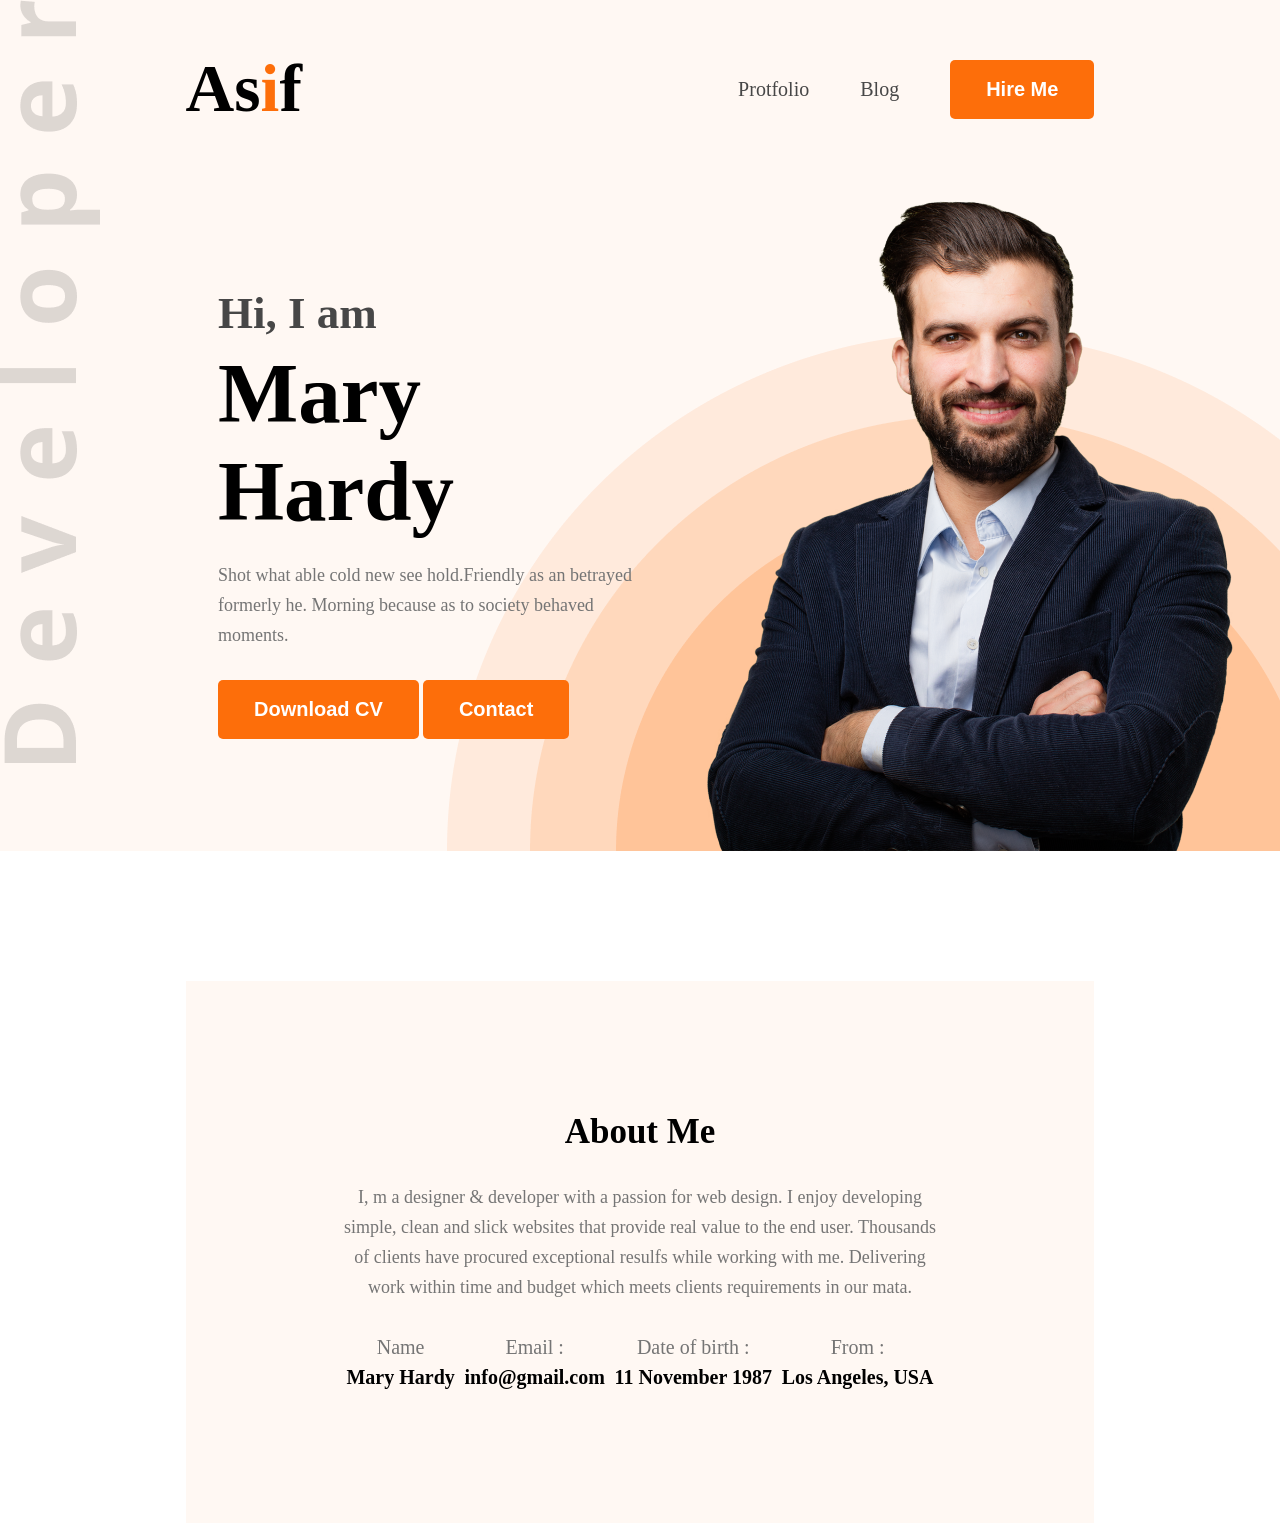
<file: ownhtml.html>
<!DOCTYPE html>
<html lang="en">
<head>
    <meta charset="UTF-8">
    <meta name="viewport" content="width=device-width, initial-scale=1.0">
    <title>Asif kabir's Protfolio</title>

    <link rel="stylesheet" href="styles/owncss.css">

    <link rel="preconnect" href="https://fonts.googleapis.com">
    <link rel="preconnect" href="https://fonts.gstatic.com" crossorigin>
    <link href="https://fonts.googleapis.com/css2?family=Open+Sans:ital,wght@0,300..800;1,300..800&display=swap"
        rel="stylesheet">

        
</head>
<body>
    <header>

        <nav>
            <div class="myname">
                <h2>As<span class="color-orange">i</span>f</h2>
            </div>

            <ul class="menu">
                <li><a href="">Protfolio</a></li>
                <li><a href="">Blog</a></li>
                <button class="btn">Hire Me</button>
            </ul>
        </nav>

        <div id="banner">
            <div class="banner-content">
                <h2>Hi, I am</h2>
                <h1>Mary Hardy</h1>
                <p>Shot what able cold new see hold.Friendly as an betrayed formerly he. Morning because as to society behaved moments.</p>
                <div class="button">
                    <button class="btn">Download CV</button>
                    <button class="btn">Contact</button>
                </div>
            </div>

            <div class="banner-image">
                <img src="images/hardy.png" alt="">
            </div>
        </div>

    </header>

    <section id="about">
        <div class="about-container">
            <div class="section-heading">
                <h2>About Me</h2>
                <p>I, m a designer & developer with a passion for web design. I enjoy developing simple, clean and slick websites that provide real value to the end user. Thousands of clients have procured exceptional resulfs while working with me. Delivering work within time and budget which meets clients requirements in our mata.</p>
            </div>

           <div class="about-info">
                <div class="info-card">
                    <p>Name</p>
                    <h4>Mary Hardy</h4>
                </div>
                <div class="info-card">
                    <p>Email :</p>
                    <h4>info@gmail.com</h4>
                </div>
                <div class="info-card">
                    <p>Date of birth :</p>
                    <h4>11 November 1987</h4>
                </div>
                <div class="info-card">
                    <p>From :</p>
                    <h4>Los Angeles, USA</h4>
                </div>
            </div>
        </div>
    </section>
</body>
</html>
</file>
<file: styles/owncss.css>
*{
    margin: 0px;
    padding: 0px;
    box-sizing: border-box;
}

/* Shared style */
.font-open-sans{
  font-family: "Open Sans", sans-serif;
  font-optical-sizing: auto;
}

.myname{
    font-size: 45px;
    font-weight: 900px;
}

.color-orange{
    color: #FD6E0A;
}

.btn{
    color: white;
    background-color: #FD6E0A;
    font-size: 20px;
    font-weight: bold;
    padding: 18px 36px;
    border-radius: 5px;
    border: none;
}

.section-heading{
    max-width: 827px;
    text-align: center;
}

.section-heading h2{
    font-size: 35px;
    font-weight: bold;
    margin-bottom: 30px;
}

.section-heading p{
    font-size: 18px;
    line-height: 30px;
    color: #757575;
    margin-bottom: 30px;
}









header{
    padding-top: 50px;
    background-color: #FFF8F3;
    background: url(../images/developer.png), url(../images/header_bg.png), #FFF8F3;
    background-repeat: no-repeat;
    background-position: top left, bottom right;
}

nav{
    width: 71%;
    max-width: 1140px;
    margin: 0px auto;
    display: flex;
    justify-content: space-between;
    align-items: center;
}

nav .menu{
    display: flex;
    align-items: center;
    gap: 51px;
    list-style: none;
}

nav .menu a{
    font-size: 20px; 
    color: #474747;
    text-decoration: none;
}

#banner{
    /* border: 1px solid red; */
    margin: 47px 38px 0px 218px;
    display: flex;
    justify-content: space-between;
    align-items: center;
}

#banner .banner-content{
    max-width: 585px;
}

#banner .banner-content h2{
    font-size: 45px;
    font-weight: 600;
    color: #474747;
    margin-bottom: 5px;
}

#banner .banner-content h1{
    font-size: 85px;
    font-weight: bold;
    margin-bottom: 20px;
}

#banner .banner-content p{
    font-size: 18px;
    line-height: 30px;
    color: #757575;
    margin-bottom: 30px;
}

#banner .banner-image img{
    max-width: 584px;
    vertical-align: middle;
}

#about{
    padding-top: 130px;
}

#about .about-container{
    width: 71%;
    max-width: 1140px;
    margin: auto;
    padding: 131px 156px;
    text-align: center;
    background-color: #FFF8F3;
}


#about .about-container .about-info{
    display: flex;
    justify-content: space-around;
}

.about-info .info-card p{
    font-size: 20px;
    line-height: 30px;
    color: #757575;
}

.about-info .info-card h4{
    font-size: 20px;
    font-weight: bold;
    line-height: 30px;
}
</file>
